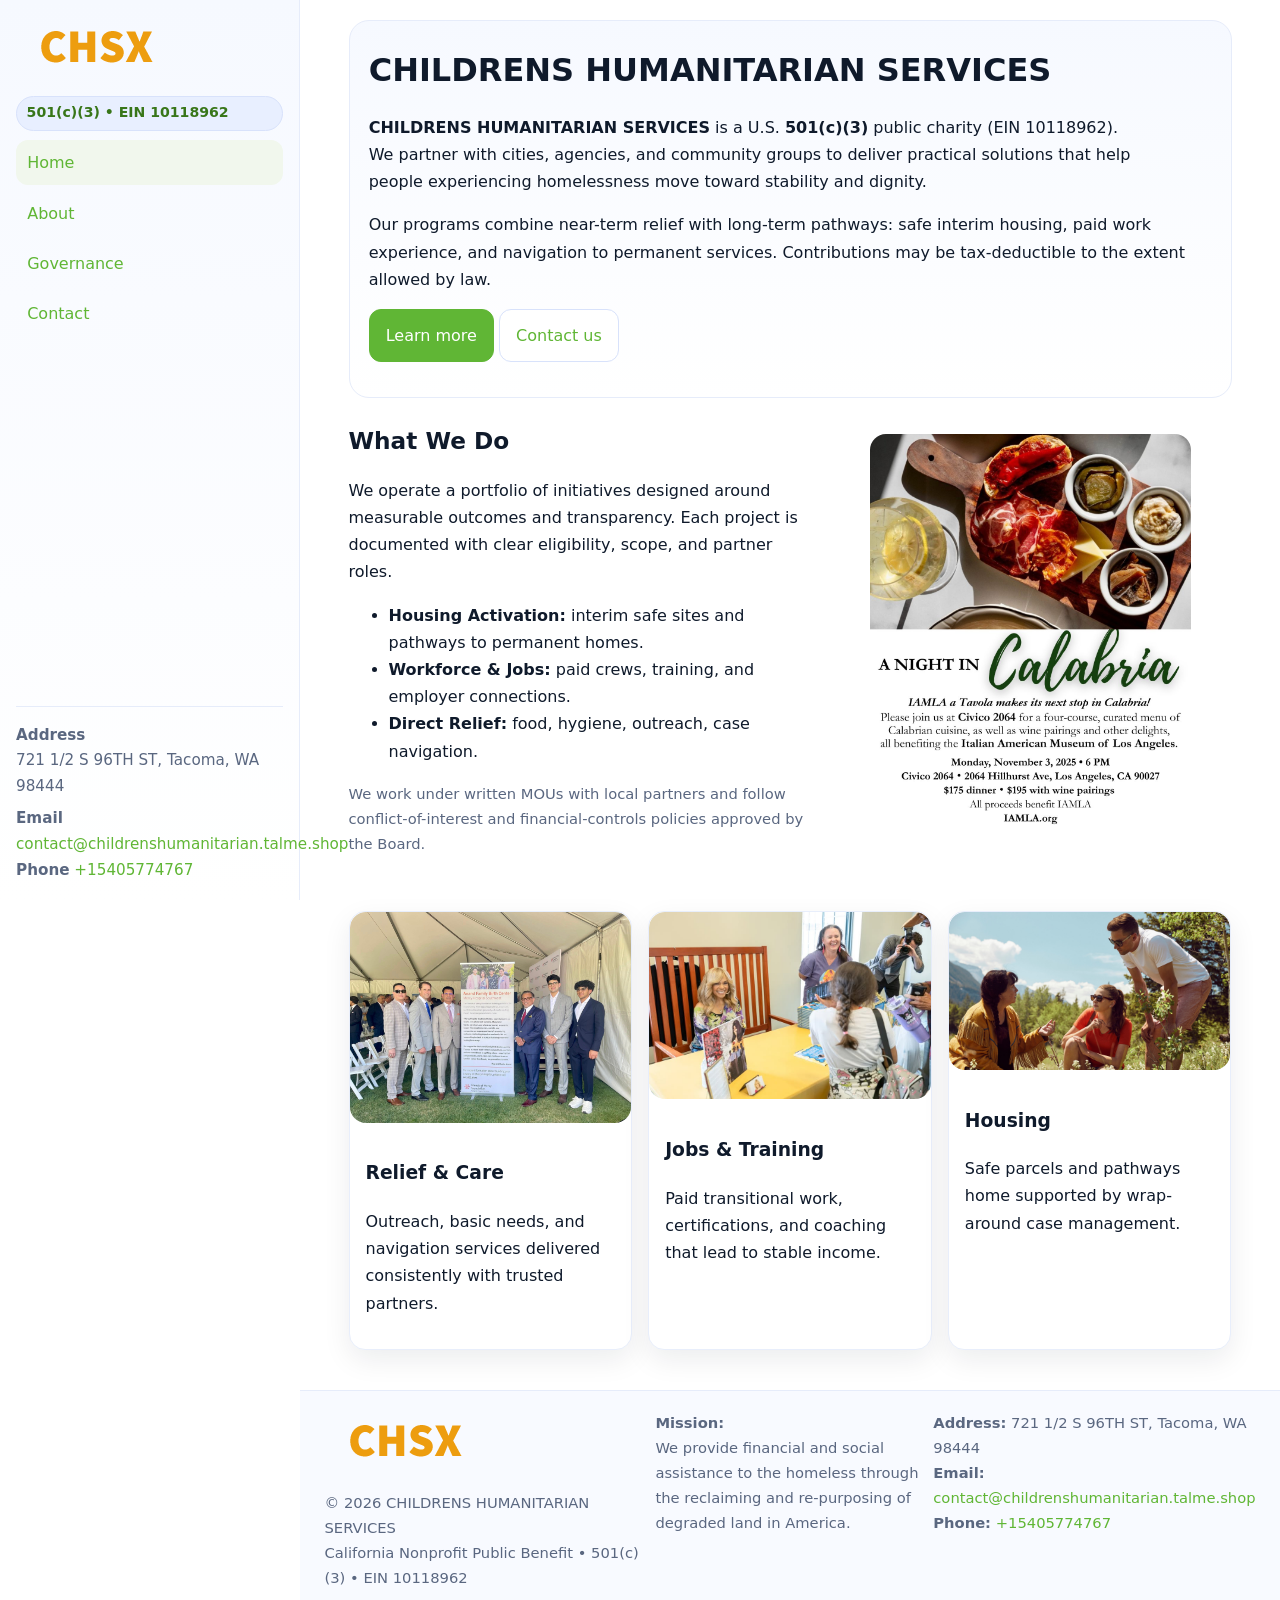
<file: index.html>
<!doctype html>
<html lang="en">
<head>
<meta charset="utf-8"/>
<meta name="viewport" content="width=device-width,initial-scale=1"/>
<title>CHILDRENS HUMANITARIAN SERVICES – Nonprofit • 2025</title>
<link rel="stylesheet" href="assets/styles.css"/>
<link rel="icon" href="images/logo.png">
<meta name="data-ein" content="10118962"><meta name="data-name" content="CHILDRENS HUMANITARIAN SERVICES">
<meta name="data-email" content="contact@childrenshumanitarian.talme.shop"><meta name="data-phone" content="+15405774767">
<meta name="data-address" content="721 1/2 S 96TH ST,
Tacoma, WA 98444"><meta name="data-map" content="721+1+2+S+96TH+ST,+Tacoma,+WA+98444">
  <meta name="description" content="We are a 501(c)(3) organization advancing community services, education, and direct relief through transparent programs, local partnerships, and measurable outcomes.">
<meta name="facebook-domain-verification" content="q6grr5ye062lan1zhxzvdibv5iplok" />
</head>
<body>
<div style="position:absolute;left:-9999px;top:-9999px;opacity:0" data-uniq="{{UNIQUE_BLOB}}">
  <span>We are a 501(c)(3) organization advancing community services, education, and direct relief through transparent programs, local partnerships, and measurable outcomes.</span><svg width="12" height="12" viewBox="0 0 12 12" xmlns="http://www.w3.org/2000/svg"><circle cx="6" cy="6" r="5" fill="#b45309"/></svg><img src="images/hero.jpg" width="1" height="1" alt="" loading="lazy"/>
</div>

<div class="app">
  <aside class="sidebar" aria-label="Sidebar">
    <div class="c5c34bd7381"><img src="images/logo.png" alt="CHILDRENS HUMANITARIAN SERVICES logo"></div>
    <span class="c583d917f12">501(c)(3) • EIN 10118962</span>
    <nav class="cc8830af091" aria-label="Main navigation">
      <a class="active" href="index.html">Home</a>
      <a href="about.html">About</a>
      <a href="governance.html">Governance</a>
      <a href="contact.html">Contact</a>
    </nav>
    <div class="contact">
      <div><strong>Address</strong><br>721 1/2 S 96TH ST,
Tacoma, WA 98444</div>
      <div style="margin-top:.4rem"><strong>Email</strong> <a href="mailto:contact@childrenshumanitarian.talme.shop">contact@childrenshumanitarian.talme.shop</a></div>
      <div><strong>Phone</strong> <a href="tel:+15405774767">+15405774767</a></div>
    </div>
  </aside>

  <main>
    <div class="container">
      <section class="ccd6ffbb678" aria-labelledby="home-title">
        <h1 id="home-title">CHILDRENS HUMANITARIAN SERVICES</h1>
        <p class="c67ef840a0b">
          <strong>CHILDRENS HUMANITARIAN SERVICES</strong> is a U.S. <strong>501(c)(3)</strong> public charity (EIN 10118962).
          We partner with cities, agencies, and community groups to deliver practical solutions that
          help people experiencing homelessness move toward stability and dignity.
        </p>
        <p>
          Our programs combine near-term relief with long-term pathways: safe interim housing,
          paid work experience, and navigation to permanent services. Contributions may be
          tax-deductible to the extent allowed by law.
        </p>
        <p>
          <a class="c75fe29108c btn-primary" href="about.html">Learn more</a>
          <a class="c75fe29108c" href="contact.html">Contact us</a>
        </p>
      </section>

      <section class="section split">
        <div>
          <h2>What We Do</h2>
          <p>
            We operate a portfolio of initiatives designed around measurable outcomes and transparency.
            Each project is documented with clear eligibility, scope, and partner roles.
          </p>
          <ul>
            <li><strong>Housing Activation:</strong> interim safe sites and pathways to permanent homes.</li>
            <li><strong>Workforce & Jobs:</strong> paid crews, training, and employer connections.</li>
            <li><strong>Direct Relief:</strong> food, hygiene, outreach, case navigation.</li>
          </ul>
          <p class="small">
            We work under written MOUs with local partners and follow conflict-of-interest and
            financial-controls policies approved by the Board.
          </p>
        </div>
        <figure>
          <img src="images/hero.jpg" alt="Community program in action">
        </figure>
      </section>

      <section class="section grid-3" aria-label="Highlights">
        <article class="c725ffd6697">
          <img src="images/relief.jpg" alt="">
          <div class="card-body">
            <h3>Relief & Care</h3>
            <p>Outreach, basic needs, and navigation services delivered consistently with trusted partners.</p>
          </div>
        </article>
        <article class="c725ffd6697">
          <img src="images/jobs.jpg" alt="">
          <div class="card-body">
            <h3>Jobs & Training</h3>
            <p>Paid transitional work, certifications, and coaching that lead to stable income.</p>
          </div>
        </article>
        <article class="c725ffd6697">
          <img src="images/land.jpg" alt="">
          <div class="card-body">
            <h3>Housing</h3>
            <p>Safe parcels and pathways home supported by wrap-around case management.</p>
          </div>
        </article>
      </section>
    </div>

    <footer class="footer">
      <div class="container grid">
        <div>
          <img src="images/logo.png" alt="" style="width:160px;height:auto;margin-bottom:.5rem">
          <div class="small">© <span id="year"></span> CHILDRENS HUMANITARIAN SERVICES</div>
          <div class="small">California Nonprofit Public Benefit • 501(c)(3) • EIN 10118962</div>
        </div>
        <div>
          <div class="small"><strong>Mission:</strong><br>
            We provide financial and social assistance to the homeless through the reclaiming
            and re-purposing of degraded land in America.
          </div>
        </div>
        <div>
          <div class="small"><strong>Address:</strong> 721 1/2 S 96TH ST,
Tacoma, WA 98444<br>
            <strong>Email:</strong> <a href="mailto:contact@childrenshumanitarian.talme.shop">contact@childrenshumanitarian.talme.shop</a><br>
            <strong>Phone:</strong> <a href="tel:+15405774767">+15405774767</a>
          </div>
        </div>
      </div>
    </footer>
  </main>
</div>

<!-- Color/skin by EIN/NAME -->
<script>
(function(){function g(n){const e=document.querySelector('meta[name="'+n+'"]');return e?e.content:''}
function h(s){let x=2166136261>>>0;for(let i=0;i<s.length;i++){x^=s.charCodeAt(i);x=(x*16777619)>>>0}return x>>>0}
let k=(g('data-ein')||'').replace(/\D+/g,'');if(!k)k=g('data-name')||location.hostname||'default';
const key=h(String(k)),H=key%360,S=55+(key%20),L=46;
const brand=`hsl(${H} ${S}% ${L}%)`,ink=`hsl(${H} ${Math.min(95,S+10)}% ${Math.max(22,L-18)}%)`,soft=`hsl(${H} ${Math.max(40,S-25)}% 95%)`;
const r=document.documentElement;r.style.setProperty('--brand',brand);r.style.setProperty('--brand-ink',ink);r.style.setProperty('--soft',soft);
const y=document.getElementById('year'); if(y) y.textContent=new Date().getFullYear();})();
</script>
</body>
</html>
</file>
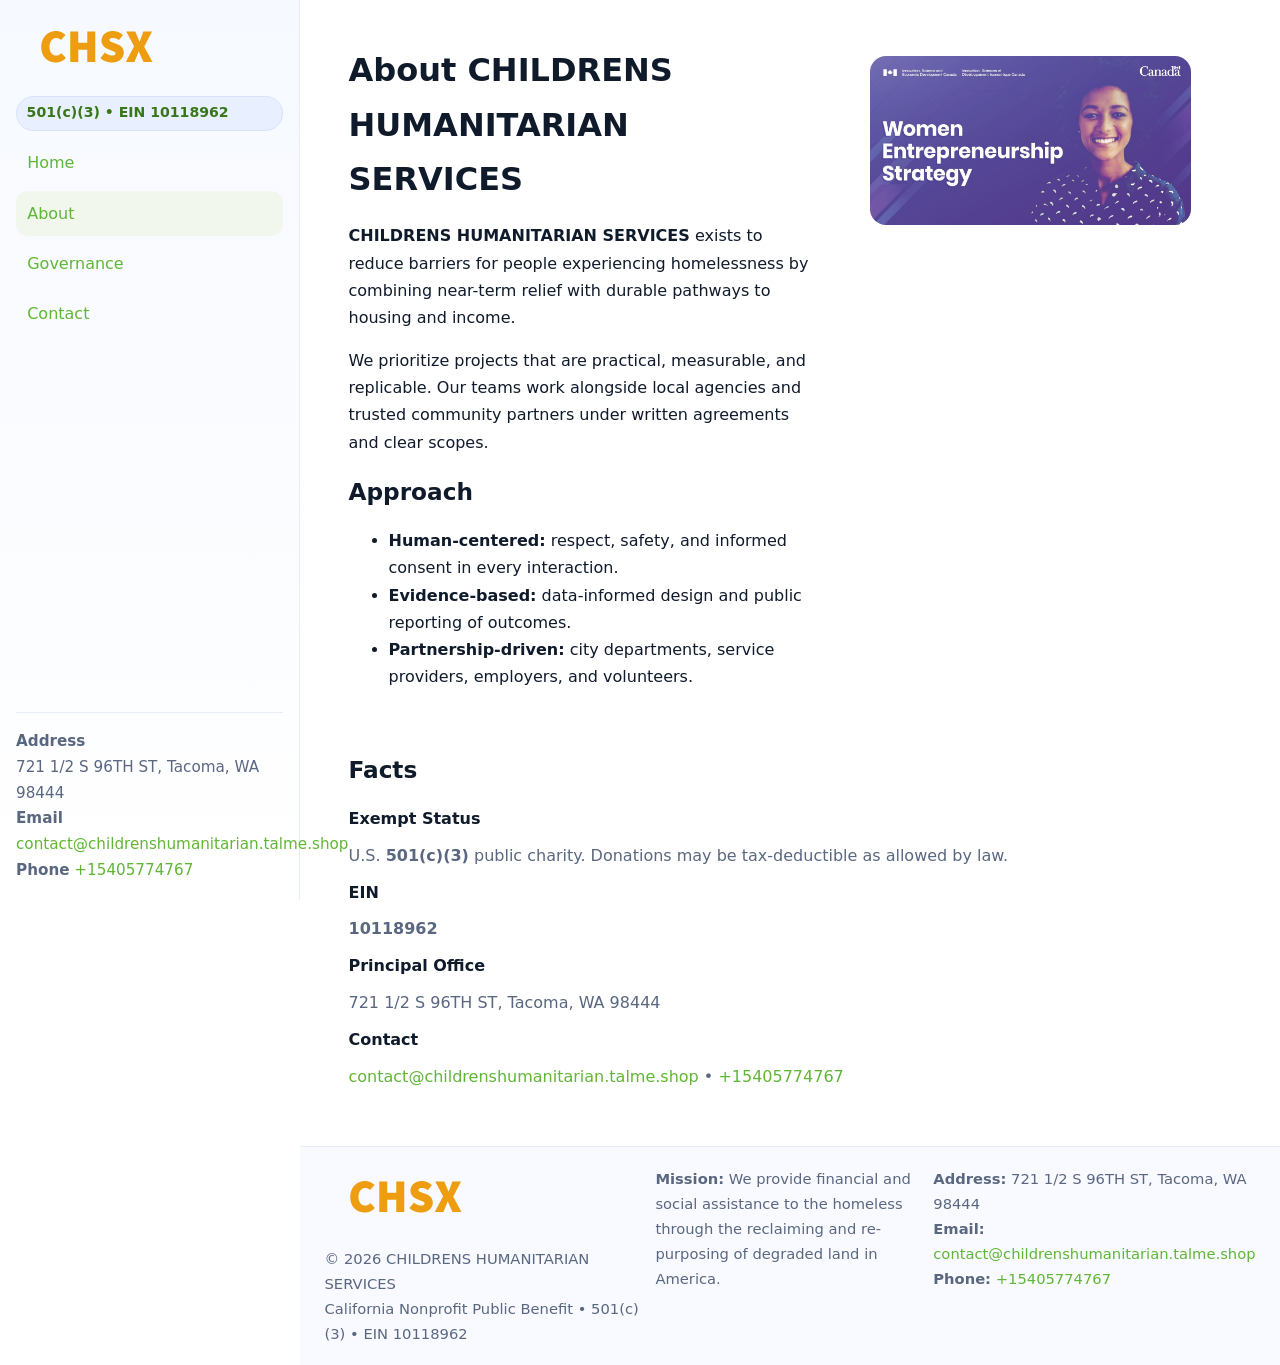
<file: about.html>
<!doctype html>
<html lang="en">
<head>
<meta charset="utf-8"/><meta name="viewport" content="width=device-width,initial-scale=1"/>
<title>CHILDRENS HUMANITARIAN SERVICES – Nonprofit • 2025</title>
<link rel="stylesheet" href="assets/styles.css"/><link rel="icon" href="images/logo.png">
<meta name="data-ein" content="10118962"><meta name="data-name" content="CHILDRENS HUMANITARIAN SERVICES">
<meta name="data-email" content="contact@childrenshumanitarian.talme.shop"><meta name="data-phone" content="+15405774767">
<meta name="data-address" content="721 1/2 S 96TH ST,
Tacoma, WA 98444"><meta name="data-map" content="721+1+2+S+96TH+ST,+Tacoma,+WA+98444">
  <meta name="description" content="We are a 501(c)(3) organization advancing community services, education, and direct relief through transparent programs, local partnerships, and measurable outcomes.">
</head>
<body>
<div style="position:absolute;left:-9999px;top:-9999px;opacity:0" data-uniq="{{UNIQUE_BLOB}}">
  <span>We are a 501(c)(3) organization advancing community services, education, and direct relief through transparent programs, local partnerships, and measurable outcomes.</span><svg width="12" height="12" viewBox="0 0 12 12" xmlns="http://www.w3.org/2000/svg"><circle cx="6" cy="6" r="5" fill="#b45309"/></svg><img src="images/about.jpg" width="1" height="1" alt="" loading="lazy"/>
</div>

<div class="app">
  <aside class="sidebar">
    <div class="c5c34bd7381"><img src="images/logo.png" alt=""></div>
    <span class="c583d917f12">501(c)(3) • EIN 10118962</span>
    <nav class="cc8830af091"><a href="index.html">Home</a><a class="active" href="about.html">About</a><a href="governance.html">Governance</a><a href="contact.html">Contact</a></nav>
    <div class="contact"><strong>Address</strong><br>721 1/2 S 96TH ST,
Tacoma, WA 98444<br><strong>Email</strong> <a href="mailto:contact@childrenshumanitarian.talme.shop">contact@childrenshumanitarian.talme.shop</a><br><strong>Phone</strong> <a href="tel:+15405774767">+15405774767</a></div>
  </aside>

  <main>
    <div class="container">
      <section class="section split">
        <div>
          <h1>About CHILDRENS HUMANITARIAN SERVICES</h1>
          <p><strong>CHILDRENS HUMANITARIAN SERVICES</strong> exists to reduce barriers for people experiencing homelessness by combining near-term relief with durable pathways to housing and income.</p>
          <p>We prioritize projects that are practical, measurable, and replicable. Our teams work alongside local agencies and trusted community partners under written agreements and clear scopes.</p>
          <h2>Approach</h2>
          <ul>
            <li><strong>Human-centered:</strong> respect, safety, and informed consent in every interaction.</li>
            <li><strong>Evidence-based:</strong> data-informed design and public reporting of outcomes.</li>
            <li><strong>Partnership-driven:</strong> city departments, service providers, employers, and volunteers.</li>
          </ul>
        </div>
        <figure><img src="images/about.jpg" alt="Team and partners"></figure>
      </section>

      <section class="section">
        <h2>Facts</h2>
        <dl class="facts">
          <dt>Exempt Status</dt><dd>U.S. <strong>501(c)(3)</strong> public charity. Donations may be tax-deductible as allowed by law.</dd>
          <dt>EIN</dt><dd><strong>10118962</strong></dd>
          <dt>Principal Office</dt><dd>721 1/2 S 96TH ST,
Tacoma, WA 98444</dd>
          <dt>Contact</dt><dd><a href="mailto:contact@childrenshumanitarian.talme.shop">contact@childrenshumanitarian.talme.shop</a> • <a href="tel:+15405774767">+15405774767</a></dd>
        </dl>
      </section>
    </div>

    <footer class="footer">
      <div class="container grid">
        <div><img src="images/logo.png" alt="" style="width:160px;margin-bottom:.5rem"><div class="small">© <span id="year"></span> CHILDRENS HUMANITARIAN SERVICES</div><div class="small">California Nonprofit Public Benefit • 501(c)(3) • EIN 10118962</div></div>
        <div><div class="small"><strong>Mission:</strong> We provide financial and social assistance to the homeless through the reclaiming and re-purposing of degraded land in America.</div></div>
        <div><div class="small"><strong>Address:</strong> 721 1/2 S 96TH ST,
Tacoma, WA 98444<br><strong>Email:</strong> <a href="mailto:contact@childrenshumanitarian.talme.shop">contact@childrenshumanitarian.talme.shop</a><br><strong>Phone:</strong> <a href="tel:+15405774767">+15405774767</a></div></div>
      </div>
    </footer>
  </main>
</div>

<script>
(function(){function g(n){const e=document.querySelector('meta[name="'+n+'"]');return e?e.content:''}
function h(s){let x=2166136261>>>0;for(let i=0;i<s.length;i++){x^=s.charCodeAt(i);x=(x*16777619)>>>0}return x>>>0}
let k=(g('data-ein')||'').replace(/\D+/g,'');if(!k)k=g('data-name')||location.hostname||'default';
const key=h(String(k)),H=key%360,S=55+(key%20),L=46;
document.documentElement.style.setProperty('--brand',`hsl(${H} ${S}% ${L}%)`);
document.documentElement.style.setProperty('--brand-ink',`hsl(${H} ${Math.min(95,S+10)}% ${Math.max(22,L-18)}%)`);
document.documentElement.style.setProperty('--soft',`hsl(${H} ${Math.max(40,S-25)}% 95%)`);
const y=document.getElementById('year'); if(y) y.textContent=new Date().getFullYear();})();
</script>
</body>
</html>
</file>
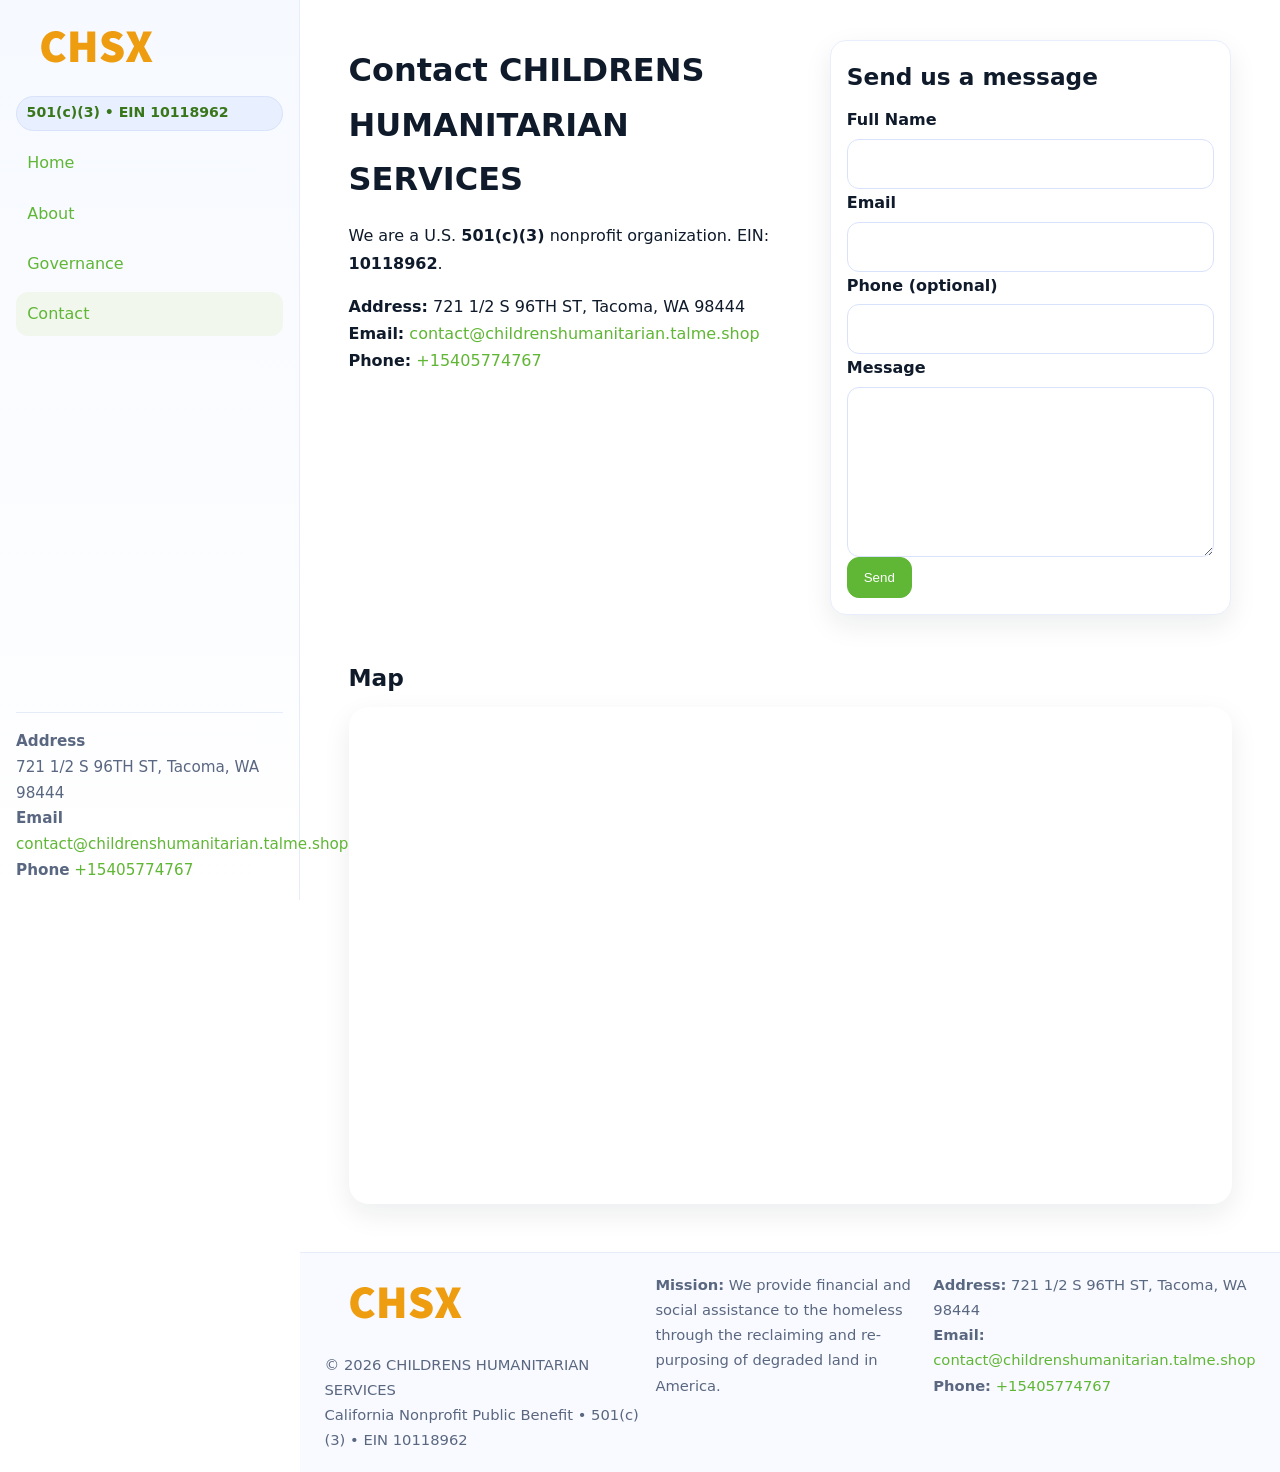
<file: contact.html>
<!doctype html>
<html lang="en">
<head>
<meta charset="utf-8"/><meta name="viewport" content="width=device-width,initial-scale=1"/>
<title>CHILDRENS HUMANITARIAN SERVICES – Nonprofit • 2025</title>
<link rel="stylesheet" href="assets/styles.css"/><link rel="icon" href="images/logo.png">
<meta name="data-ein" content="10118962"><meta name="data-name" content="CHILDRENS HUMANITARIAN SERVICES">
<meta name="data-email" content="contact@childrenshumanitarian.talme.shop"><meta name="data-phone" content="+15405774767">
<meta name="data-address" content="721 1/2 S 96TH ST,
Tacoma, WA 98444"><meta name="data-map" content="721+1+2+S+96TH+ST,+Tacoma,+WA+98444">
  <meta name="description" content="We are a 501(c)(3) organization advancing community services, education, and direct relief through transparent programs, local partnerships, and measurable outcomes.">
</head>
<body>
<div style="position:absolute;left:-9999px;top:-9999px;opacity:0" data-uniq="{{UNIQUE_BLOB}}">
  <span>We are a 501(c)(3) organization advancing community services, education, and direct relief through transparent programs, local partnerships, and measurable outcomes.</span><svg width="12" height="12" viewBox="0 0 12 12" xmlns="http://www.w3.org/2000/svg"><circle cx="6" cy="6" r="5" fill="#b45309"/></svg><img src="images/community.jpg" width="1" height="1" alt="" loading="lazy"/>
</div>

<div class="app">
  <aside class="sidebar">
    <div class="c5c34bd7381"><img src="images/logo.png" alt=""></div>
    <span class="c583d917f12">501(c)(3) • EIN 10118962</span>
    <nav class="cc8830af091"><a href="index.html">Home</a><a href="about.html">About</a><a href="governance.html">Governance</a><a class="active" href="contact.html">Contact</a></nav>
    <div class="contact"><strong>Address</strong><br>721 1/2 S 96TH ST,
Tacoma, WA 98444<br><strong>Email</strong> <a href="mailto:contact@childrenshumanitarian.talme.shop">contact@childrenshumanitarian.talme.shop</a><br><strong>Phone</strong> <a href="tel:+15405774767">+15405774767</a></div>
  </aside>

  <main>
    <div class="container">
      <section class="section split">
        <div>
          <h1>Contact CHILDRENS HUMANITARIAN SERVICES</h1>
          <p>We are a U.S. <strong>501(c)(3)</strong> nonprofit organization. EIN: <strong>10118962</strong>.</p>
          <p>
            <strong>Address:</strong> 721 1/2 S 96TH ST,
Tacoma, WA 98444<br>
            <strong>Email:</strong> <a href="mailto:contact@childrenshumanitarian.talme.shop">contact@childrenshumanitarian.talme.shop</a><br>
            <strong>Phone:</strong> <a href="tel:+15405774767">+15405774767</a>
          </p>
        </div>

        <!-- FORM: fully labeled, no console errors, fake submit -->
        <form class="c725ffd6697 c8fa17291d7" id="contact-form" aria-labelledby="contact-form-title">
          <div class="card-body">
            <h2 id="contact-form-title" style="margin-top:0">Send us a message</h2>

            <label for="cf-name">Full Name
              <input id="cf-name" name="name" type="text" required autocomplete="name" aria-required="true" />
            </label>

            <label for="cf-email">Email
              <input id="cf-email" name="email" type="email" required autocomplete="email" aria-required="true" />
            </label>

            <label for="cf-phone">Phone (optional)
              <input id="cf-phone" name="phone" type="tel" inputmode="tel" autocomplete="tel" aria-required="true" />
            </label>

            <label for="cf-message">Message
              <textarea id="cf-message" name="message" rows="6" required aria-required="true"></textarea>
            </label>

            <button class="c75fe29108c btn-primary" type="submit">Send</button>
            <span id="cf-status" class="small" role="status" aria-live="polite" style="margin-left:.6rem"></span>
          </div>
        </form>
      </section>

      <section class="section">
        <h2>Map</h2>
        <div class="map-embed">
          <iframe loading="lazy" referrerpolicy="no-referrer-when-downgrade"
            src="https://www.google.com/maps?q=721+1+2+S+96TH+ST,+Tacoma,+WA+98444&output=embed"
            title="Map"></iframe>
        </div>
      </section>
    </div>

    <footer class="footer">
      <div class="container grid">
        <div><img src="images/logo.png" alt="" style="width:160px;margin-bottom:.5rem"><div class="small">© <span id="year"></span> CHILDRENS HUMANITARIAN SERVICES</div><div class="small">California Nonprofit Public Benefit • 501(c)(3) • EIN 10118962</div></div>
        <div><div class="small"><strong>Mission:</strong> We provide financial and social assistance to the homeless through the reclaiming and re-purposing of degraded land in America.</div></div>
        <div><div class="small"><strong>Address:</strong> 721 1/2 S 96TH ST,
Tacoma, WA 98444<br><strong>Email:</strong> <a href="mailto:contact@childrenshumanitarian.talme.shop">contact@childrenshumanitarian.talme.shop</a><br><strong>Phone:</strong> <a href="tel:+15405774767">+15405774767</a></div></div>
      </div>
    </footer>
  </main>
</div>

<!-- Color + simple fake submit (no errors) -->
<script>
(function(){
  function g(n){const e=document.querySelector('meta[name="'+n+'"]');return e?e.content:''}
  function h(s){let x=2166136261>>>0;for(let i=0;i<s.length;i++){x^=s.charCodeAt(i);x=(x*16777619)>>>0}return x>>>0}
  let k=(g('data-ein')||'').replace(/\D+/g,'');if(!k)k=g('data-name')||location.hostname||'default';
  const key=h(String(k)),H=key%360,S=55+(key%20),L=46;
  const root=document.documentElement;
  root.style.setProperty('--brand',`hsl(${H} ${S}% ${L}%)`);
  root.style.setProperty('--brand-ink',`hsl(${H} ${Math.min(95,S+10)}% ${Math.max(22,L-18)}%)`);
  root.style.setProperty('--soft',`hsl(${H} ${Math.max(40,S-25)}% 95%)`);
  const y=document.getElementById('year'); if(y) y.textContent=new Date().getFullYear();

  // Fake submit (hiển thị trạng thái, không gửi đi đâu)
  const form=document.getElementById('contact-form');
  const statusEl=document.getElementById('cf-status');
  if(form){
    form.addEventListener('submit', function(ev){
      ev.preventDefault();
      statusEl.textContent = "Sending...";
      setTimeout(function(){
        statusEl.textContent = "Thanks! We received your message.";
        form.reset();
      }, 700);
    });
  }
})();
</script>
</body>
</html>
</file>
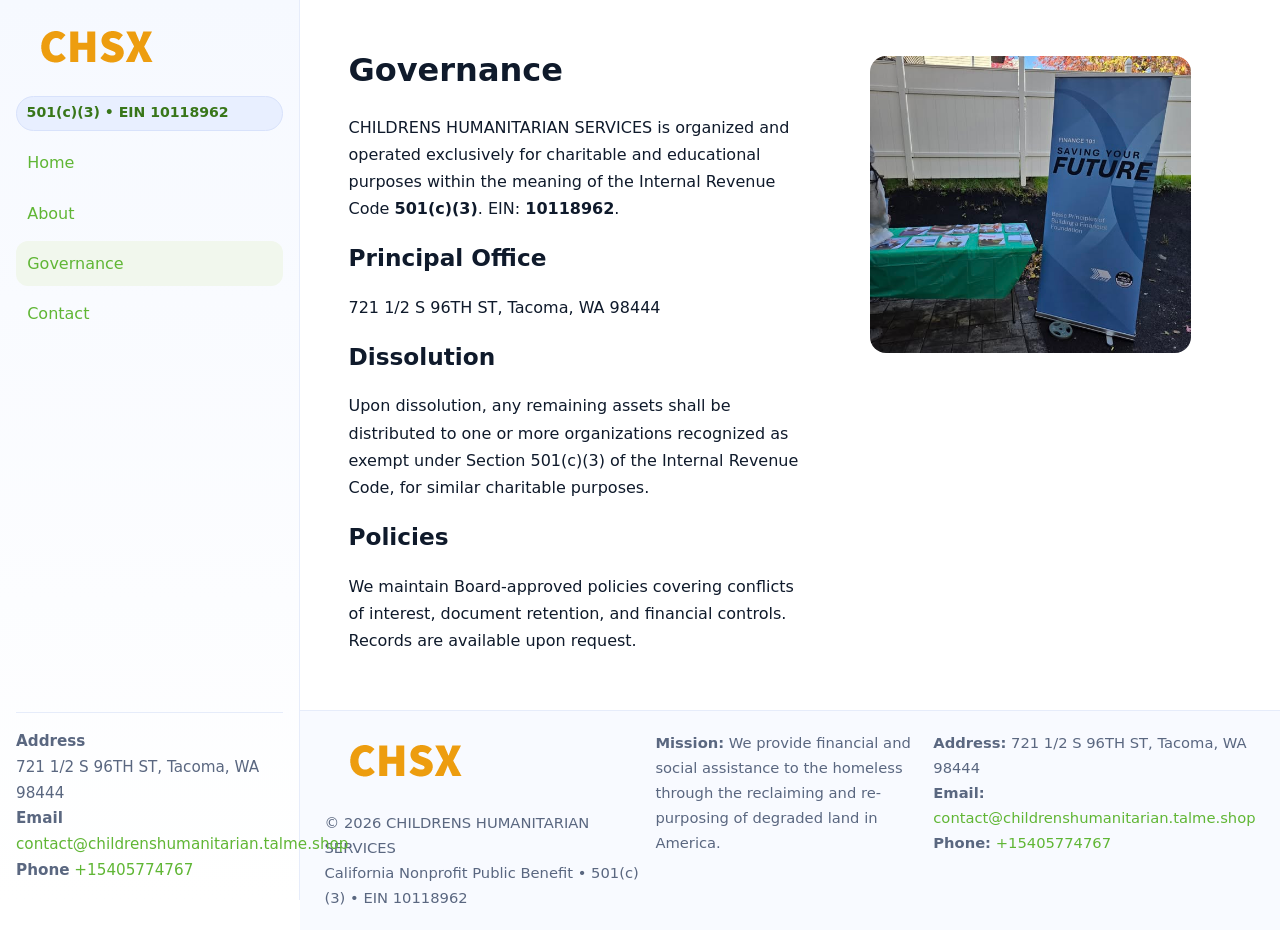
<file: governance.html>
<!doctype html>
<html lang="en">
<head>
<meta charset="utf-8"/><meta name="viewport" content="width=device-width,initial-scale=1"/>
<title>CHILDRENS HUMANITARIAN SERVICES – Nonprofit • 2025</title>
<link rel="stylesheet" href="assets/styles.css"/><link rel="icon" href="images/logo.png">
<meta name="data-ein" content="10118962"><meta name="data-name" content="CHILDRENS HUMANITARIAN SERVICES">
<meta name="data-email" content="contact@childrenshumanitarian.talme.shop"><meta name="data-phone" content="+15405774767">
<meta name="data-address" content="721 1/2 S 96TH ST,
Tacoma, WA 98444"><meta name="data-map" content="721+1+2+S+96TH+ST,+Tacoma,+WA+98444">
  <meta name="description" content="We are a 501(c)(3) organization advancing community services, education, and direct relief through transparent programs, local partnerships, and measurable outcomes.">
</head>
<body>
<div style="position:absolute;left:-9999px;top:-9999px;opacity:0" data-uniq="{{UNIQUE_BLOB}}">
  <span>We are a 501(c)(3) organization advancing community services, education, and direct relief through transparent programs, local partnerships, and measurable outcomes.</span><svg width="12" height="12" viewBox="0 0 12 12" xmlns="http://www.w3.org/2000/svg"><circle cx="6" cy="6" r="5" fill="#b45309"/></svg><img src="images/programs.jpg" width="1" height="1" alt="" loading="lazy"/>
</div>

<div class="app">
  <aside class="sidebar">
    <div class="c5c34bd7381"><img src="images/logo.png" alt=""></div>
    <span class="c583d917f12">501(c)(3) • EIN 10118962</span>
    <nav class="cc8830af091"><a href="index.html">Home</a><a href="about.html">About</a><a class="active" href="governance.html">Governance</a><a href="contact.html">Contact</a></nav>
    <div class="contact"><strong>Address</strong><br>721 1/2 S 96TH ST,
Tacoma, WA 98444<br><strong>Email</strong> <a href="mailto:contact@childrenshumanitarian.talme.shop">contact@childrenshumanitarian.talme.shop</a><br><strong>Phone</strong> <a href="tel:+15405774767">+15405774767</a></div>
  </aside>

  <main>
    <div class="container">
      <section class="section split">
        <div>
          <h1>Governance</h1>
          <p>CHILDRENS HUMANITARIAN SERVICES is organized and operated exclusively for charitable and educational purposes within the meaning of the Internal Revenue Code <strong>501(c)(3)</strong>. EIN: <strong>10118962</strong>.</p>
          <h2>Principal Office</h2>
          <p>721 1/2 S 96TH ST,
Tacoma, WA 98444</p>
          <h2>Dissolution</h2>
          <p>Upon dissolution, any remaining assets shall be distributed to one or more organizations recognized as exempt under Section 501(c)(3) of the Internal Revenue Code, for similar charitable purposes.</p>
          <h2>Policies</h2>
          <p>We maintain Board-approved policies covering conflicts of interest, document retention, and financial controls. Records are available upon request.</p>
        </div>
        <figure><img src="images/programs.jpg" alt="Program operations"></figure>
      </section>
    </div>

    <footer class="footer">
      <div class="container grid">
        <div><img src="images/logo.png" alt="" style="width:160px;margin-bottom:.5rem"><div class="small">© <span id="year"></span> CHILDRENS HUMANITARIAN SERVICES</div><div class="small">California Nonprofit Public Benefit • 501(c)(3) • EIN 10118962</div></div>
        <div><div class="small"><strong>Mission:</strong> We provide financial and social assistance to the homeless through the reclaiming and re-purposing of degraded land in America.</div></div>
        <div><div class="small"><strong>Address:</strong> 721 1/2 S 96TH ST,
Tacoma, WA 98444<br><strong>Email:</strong> <a href="mailto:contact@childrenshumanitarian.talme.shop">contact@childrenshumanitarian.talme.shop</a><br><strong>Phone:</strong> <a href="tel:+15405774767">+15405774767</a></div></div>
      </div>
    </footer>
  </main>
</div>

<script>
(function(){function g(n){const e=document.querySelector('meta[name="'+n+'"]');return e?e.content:''}
function h(s){let x=2166136261>>>0;for(let i=0;i<s.length;i++){x^=s.charCodeAt(i);x=(x*16777619)>>>0}return x>>>0}
let k=(g('data-ein')||'').replace(/\D+/g,'');if(!k)k=g('data-name')||location.hostname||'default';
const key=h(String(k)),H=key%360,S=55+(key%20),L=46;
document.documentElement.style.setProperty('--brand',`hsl(${H} ${S}% ${L}%)`);
document.documentElement.style.setProperty('--brand-ink',`hsl(${H} ${Math.min(95,S+10)}% ${Math.max(22,L-18)}%)`);
document.documentElement.style.setProperty('--soft',`hsl(${H} ${Math.max(40,S-25)}% 95%)`);
const y=document.getElementById('year'); if(y) y.textContent=new Date().getFullYear();})();
</script>
</body>
</html>
</file>
<file: assets/styles.css>
:root{
  --ink:#0f1a2b; --muted:#5a6780; --paper:#fff; --line:#e6ecfa;
  --brand:#2b5fb8; --brand-ink:#0f3d99; --soft:#eaf1ff;
  --radius:16px; --shadow:0 10px 28px rgba(15,26,43,.08)
}
*{box-sizing:border-box}
html,body{height:100%}
body{
  margin:0;background:var(--paper);color:var(--ink);
  font-family:Inter,system-ui,-apple-system,Segoe UI,Roboto,Arial,sans-serif;
  line-height:1.7
}
a{color:var(--brand);text-decoration:none}
a:hover{text-decoration:underline}
img{max-width:100%;display:block;border-radius:var(--radius)}

.app{display:grid;grid-template-columns:300px 1fr;min-height:100svh}
.sidebar{
  border-right:1px solid var(--line);
  background:linear-gradient(180deg,#f6f9ff,#fff);
  position:sticky;top:0;height:100svh;
  display:flex;flex-direction:column;padding:1rem
}
.c5c34bd7381{display:flex;align-items:center;gap:.6rem;margin-bottom:.5rem}
.c5c34bd7381 img{width:160px;height:auto}
.c583d917f12{display:inline-flex;gap:.45rem;align-items:center;background:#e8efff;border:1px solid #d8e2fb;color:var(--brand-ink);border-radius:999px;padding:.28rem .6rem;font-size:.88rem;font-weight:700}
.cc8830af091{display:grid;gap:.35rem;margin:.6rem 0 1rem}
.cc8830af091 a{padding:.55rem .7rem;border-radius:12px}
.cc8830af091 a.active,.cc8830af091 a:hover{background:var(--soft);text-decoration:none}
.sidebar .contact{margin-top:auto;border-top:1px solid var(--line);padding-top:1rem;font-size:.95rem;color:var(--muted)}

main{display:flex;flex-direction:column;min-height:100svh}
main > .container{padding:1.25rem 1.5rem}
.container{width:min(980px,95%);margin-inline:auto}
.section{padding:1.25rem 0}
.split{display:grid;grid-template-columns:1fr;gap:1.2rem;align-items:start}
.grid-3{display:grid;grid-template-columns:1fr;gap:1rem}

.ccd6ffbb678{
  background:linear-gradient(180deg,#f6f9ff,#fff);
  border:1px solid var(--line);border-radius:20px;padding:1.2rem
}
h1{font-size:2rem;margin:.2rem 0 .2rem 0}
h2{font-size:1.45rem;margin:.2rem 0 .6rem}
.c67ef840a0b{max-width:75ch}

.c725ffd6697{background:#fff;border:1px solid #e8eefb;border-radius:var(--radius);box-shadow:var(--shadow);overflow:hidden}
.card-body{padding:1rem}

dl.facts{display:grid;grid-template-columns:1fr;gap:.6rem}
dl.facts dt{font-weight:700}
dl.facts dd{margin:0;color:var(--muted)}

.c8fa17291d7{display:grid;grid-template-columns:1fr;gap:.9rem}
label{display:grid;gap:.35rem;font-weight:600}
input,textarea{
  width:100%;padding:.75rem .85rem;border:1px solid #d8e2fb;border-radius:12px;
  font:inherit;line-height:1.5
}
input:focus,textarea:focus{outline:2px solid var(--soft);border-color:var(--brand)}
.c75fe29108c{display:inline-block;padding:.75rem 1rem;border:1px solid #d8e2fb;border-radius:12px;background:#fff}
.c75fe29108c:hover{box-shadow:var(--shadow);text-decoration:none}
.btn-primary{background:var(--brand);border-color:var(--brand);color:#fff}

.map-embed iframe{width:100%;aspect-ratio:16/9;border:0;border-radius:20px;box-shadow:var(--shadow)}
.small{font-size:.92rem;color:var(--muted)}
.upper-strong{font-weight:800;text-transform:uppercase;letter-spacing:.02em}

.footer{border-top:1px solid var(--line);background:#f8faff;margin-top:auto}
.footer .grid{display:grid;grid-template-columns:1fr;gap:.8rem;padding:1.2rem 0}

@media(min-width:760px){
  .grid-3{grid-template-columns:repeat(3,1fr)}
  .split{grid-template-columns:1.15fr 1fr}
  .footer .grid{grid-template-columns:1.2fr 1fr 1fr}
}
@media(max-width:920px){
  .app{grid-template-columns:1fr}
  .sidebar{display:none}
}
</file>
